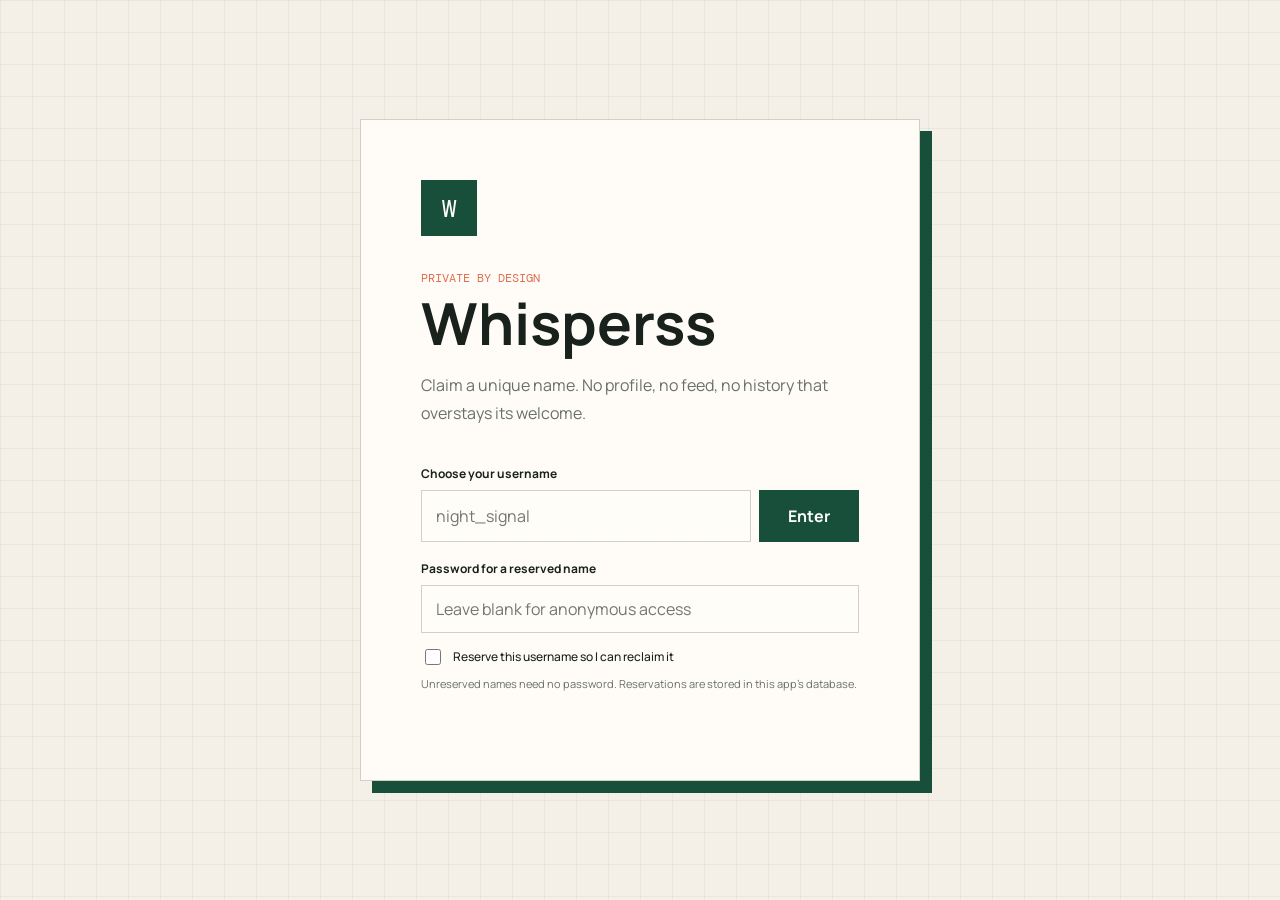
<file: static/index.html>
<!doctype html>
<html lang="en">
  <head>
    <meta charset="UTF-8" />
    <meta name="viewport" content="width=device-width, initial-scale=1.0" />
    <meta name="theme-color" content="#f4f0e8" />
    <meta name="mobile-web-app-capable" content="yes" />
    <meta name="apple-mobile-web-app-capable" content="yes" />
    <meta name="apple-mobile-web-app-status-bar-style" content="default" />
    <meta name="apple-mobile-web-app-title" content="Whisperss" />
    <title>Whisperss</title>
    <link rel="manifest" href="/static/manifest.webmanifest" />
    <link rel="icon" href="/static/icons/icon.svg" type="image/svg+xml" />
    <link rel="apple-touch-icon" sizes="180x180" href="/static/icons/apple-touch-icon.png" />
    <link rel="preconnect" href="https://fonts.googleapis.com" />
    <link rel="preconnect" href="https://fonts.gstatic.com" crossorigin />
    <link href="https://fonts.googleapis.com/css2?family=DM+Mono:wght@400;500&family=Manrope:wght@400;500;600;700&display=swap" rel="stylesheet" />
    <link rel="stylesheet" href="/static/styles.css" />
  </head>
  <body>
    <main id="login-view" class="login-view">
      <section class="login-panel">
        <div class="brand-mark" aria-hidden="true">W</div>
        <p class="eyebrow">Private by design</p>
        <h1>Whisperss</h1>
        <p class="login-copy">Claim a unique name. No profile, no feed, no history that overstays its welcome.</p>
        <form id="login-form">
          <label for="login-username">Choose your username</label>
          <div class="input-row">
            <input id="login-username" name="username" minlength="3" maxlength="24" pattern="[A-Za-z0-9_]+" autocomplete="username" placeholder="night_signal" required />
            <button type="submit">Enter</button>
          </div>
          <label class="password-label" for="login-password">Password for a reserved name</label>
          <input id="login-password" class="password-input" name="password" type="password" minlength="8" maxlength="128" autocomplete="current-password" placeholder="Leave blank for anonymous access" />
          <label class="check-label"><input id="reserve-new" name="reserve" type="checkbox" /> Reserve this username so I can reclaim it</label>
          <p class="field-note">Unreserved names need no password. Reservations are stored in this app's database.</p>
          <p id="login-error" class="form-error" role="alert"></p>
        </form>
      </section>
    </main>

    <main id="chat-view" class="chat-shell hidden">
      <aside class="sidebar">
        <header class="sidebar-header">
          <div class="brand-lockup"><span class="brand-mark small">W</span><strong>Whisperss</strong></div>
          <div class="header-actions">
            <button id="install-button" class="icon-button hidden" type="button" title="Install Whisperss" aria-label="Install Whisperss">
              <svg viewBox="0 0 24 24" aria-hidden="true"><path d="M12 3v12m0 0 5-5m-5 5-5-5M5 21h14"/></svg>
            </button>
            <button id="logout-button" class="icon-button" type="button" title="Leave session" aria-label="Leave session">
              <svg viewBox="0 0 24 24" aria-hidden="true"><path d="M10 17l5-5-5-5M15 12H3M15 3h4a2 2 0 012 2v14a2 2 0 01-2 2h-4"/></svg>
            </button>
          </div>
        </header>
        <div class="identity"><span class="status-dot"></span><span id="current-username"></span></div>
        <form id="reserve-form" class="reserve-form">
          <label for="reserve-password">Reserve this username</label>
          <div class="reserve-row">
            <input id="reserve-password" name="password" type="password" minlength="8" maxlength="128" autocomplete="new-password" placeholder="Create a password" required />
            <button type="submit">Reserve</button>
          </div>
          <p id="reserve-status" class="field-note"></p>
        </form>
        <form id="find-form" class="find-form">
          <label for="find-username">Start a conversation</label>
          <div class="search-box">
            <svg viewBox="0 0 24 24" aria-hidden="true"><circle cx="11" cy="11" r="7"/><path d="m20 20-3.5-3.5"/></svg>
            <input id="find-username" name="username" placeholder="Enter exact username" autocomplete="off" required />
          </div>
          <p id="find-error" class="form-error" role="alert"></p>
        </form>
        <div class="contacts-heading"><span>Saved names</span><span id="contact-count">0</span></div>
        <div id="contacts" class="contacts"></div>
        <p id="empty-contacts" class="empty-contacts">Names you save will stay here for quick access.</p>

        <div class="contacts-heading rooms-heading">
          <span>Rooms</span>
          <div class="room-actions">
            <button id="create-room-button" class="icon-button" type="button" title="Create room" aria-label="Create room">
              <svg viewBox="0 0 24 24" aria-hidden="true"><path d="M12 5v14M5 12h14"/></svg>
            </button>
            <button id="join-room-button" class="icon-button" type="button" title="Join room" aria-label="Join room by code">
              <svg viewBox="0 0 24 24" aria-hidden="true"><path d="M15 3h4a2 2 0 012 2v14a2 2 0 01-2 2h-4M10 17l5-5-5-5M15 12H3"/></svg>
            </button>
          </div>
        </div>
        <div id="rooms" class="contacts"></div>
        <p id="empty-rooms" class="empty-contacts hidden">Create or join a room to chat anonymously.</p>
      </aside>

      <section id="empty-chat" class="empty-chat">
        <div class="empty-symbol">···</div>
        <h2>Quiet until you begin.</h2>
        <p>Enter an exact username or choose a saved name.</p>
      </section>

      <section id="conversation" class="conversation hidden">
        <header class="conversation-header">
          <button id="back-button" class="icon-button back-button" type="button" aria-label="Back to contacts">
            <svg viewBox="0 0 24 24" aria-hidden="true"><path d="m15 18-6-6 6-6"/></svg>
          </button>
          <div class="avatar" id="chat-avatar"></div>
          <div class="conversation-name"><strong id="chat-username"></strong><span>ephemeral conversation</span></div>
          <button id="save-button" class="tool-button" type="button" title="Save username">
            <svg viewBox="0 0 24 24" aria-hidden="true"><path d="M19 21l-7-5-7 5V5a2 2 0 012-2h10a2 2 0 012 2z"/></svg>
            <span>Save</span>
          </button>
          <button id="block-button" class="tool-button" type="button" title="Block user">
            <svg viewBox="0 0 24 24" aria-hidden="true"><circle cx="12" cy="12" r="9"/><path d="M6 18L18 6"/></svg>
            <span>Block</span>
          </button>
          <button id="report-button" class="tool-button" type="button" title="Report user">
            <svg viewBox="0 0 24 24" aria-hidden="true"><path d="M10.29 3.86L1.82 18a2 2 0 001.71 3h16.94a2 2 0 001.71-3L13.71 3.86a2 2 0 00-3.42 0zM12 9v4M12 17h.01"/></svg>
            <span>Report</span>
          </button>
          <label class="expiry-control" title="Message lifetime">
            <svg viewBox="0 0 24 24" aria-hidden="true"><circle cx="12" cy="12" r="9"/><path d="M12 7v5l3 2"/></svg>
            <select id="expiry-select" aria-label="Message lifetime">
              <option value="1">1 hour</option>
              <option value="6">6 hours</option>
              <option value="24">1 day</option>
              <option value="72">3 days</option>
              <option value="168">7 days</option>
              <option value="720">30 days</option>
            </select>
          </label>
        </header>
        <div id="messages" class="messages" aria-live="polite"></div>
        <div id="blocked-notice" class="blocked-notice hidden">You have blocked this user. <button id="unblock-inline" type="button">Unblock</button></div>
        <form id="message-form" class="composer">
          <textarea id="message-input" rows="1" maxlength="2000" placeholder="Write a message" aria-label="Message" required></textarea>
          <button class="send-button" type="submit" title="Send message" aria-label="Send message">
            <svg viewBox="0 0 24 24" aria-hidden="true"><path d="m22 2-7 20-4-9-9-4zM22 2 11 13"/></svg>
          </button>
        </form>
      </section>
    </main>
    <div id="toast" class="toast" role="status"></div>

    <!-- Report dialog -->
    <dialog id="report-dialog" class="modal-dialog">
      <form id="report-form" method="dialog">
        <h3>Report user</h3>
        <label for="report-reason">Reason</label>
        <select id="report-reason" name="reason" required>
          <option value="">Select a reason…</option>
          <option value="spam">Spam</option>
          <option value="harassment">Harassment</option>
          <option value="abuse">Abuse</option>
          <option value="impersonation">Impersonation</option>
          <option value="other">Other</option>
        </select>
        <label for="report-details">Details (optional)</label>
        <textarea id="report-details" name="details" rows="3" maxlength="1000" placeholder="Describe what happened…"></textarea>
        <div class="modal-actions">
          <button type="submit" value="submit">Submit report</button>
          <button type="button" id="report-cancel">Cancel</button>
        </div>
      </form>
    </dialog>

    <!-- Create room dialog -->
    <dialog id="create-room-dialog" class="modal-dialog">
      <form id="create-room-form" method="dialog">
        <h3>Create a room</h3>
        <label for="room-name">Room name</label>
        <input id="room-name" name="display_name" maxlength="60" placeholder="e.g. Friday standup" required />
        <label for="room-expires">Room expires in</label>
        <select id="room-expires" name="expires_in_hours">
          <option value="">Never</option>
          <option value="1">1 hour</option>
          <option value="24">24 hours</option>
          <option value="168">7 days</option>
        </select>
        <label for="room-msg-lifetime">Message lifetime</label>
        <select id="room-msg-lifetime" name="default_message_lifetime_hours">
          <option value="1">1 hour</option>
          <option value="24" selected>24 hours</option>
          <option value="168">7 days</option>
        </select>
        <div class="modal-actions">
          <button type="submit" value="submit">Create</button>
          <button type="button" id="create-room-cancel">Cancel</button>
        </div>
      </form>
    </dialog>

    <!-- Join room dialog -->
    <dialog id="join-room-dialog" class="modal-dialog">
      <form id="join-room-form" method="dialog">
        <h3>Join a room</h3>
        <label for="join-room-code">Room code</label>
        <input id="join-room-code" name="room_code" maxlength="20" placeholder="e.g. AB3XY7" autocomplete="off" required />
        <p id="join-room-error" class="form-error" role="alert"></p>
        <div class="modal-actions">
          <button type="submit" value="submit">Join</button>
          <button type="button" id="join-room-cancel">Cancel</button>
        </div>
      </form>
    </dialog>
    <script src="/static/app.js" defer></script>
  </body>
</html>
</file>
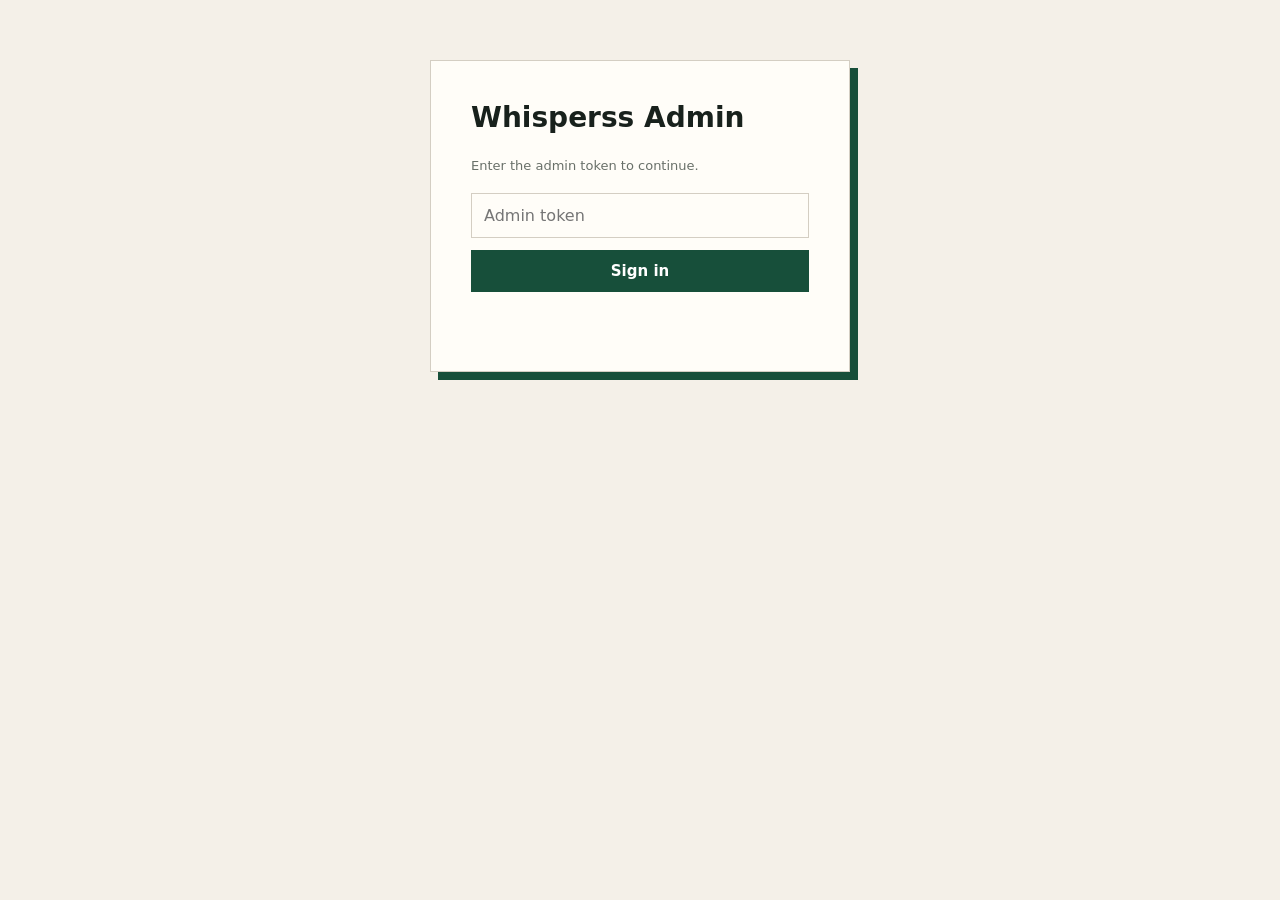
<file: static/admin.html>
<!doctype html>
<html lang="en">
  <head>
    <meta charset="UTF-8" />
    <meta name="viewport" content="width=device-width, initial-scale=1.0" />
    <title>Whisperss Admin</title>
    <style>
      :root { --paper:#f4f0e8; --ink:#18211c; --muted:#697069; --line:#d4cec3; --green:#174f3a; --green-soft:#d6e4da; --coral:#e06d4f; --white:#fffdf8; }
      * { box-sizing: border-box; }
      body { margin: 0; font-family: system-ui, sans-serif; background: var(--paper); color: var(--ink); }
      h1,h2,h3 { font-family: system-ui, sans-serif; }
      button, input, select { font: inherit; cursor: pointer; }
      .hidden { display: none !important; }

      #auth-panel { max-width: 420px; margin: 60px auto; padding: 40px; border: 1px solid var(--line); background: var(--white); box-shadow: 8px 8px 0 var(--green); }
      #auth-panel h1 { margin: 0 0 24px; font-size: 28px; }
      #auth-panel input { width: 100%; padding: 12px; border: 1px solid var(--line); background: var(--white); margin-bottom: 12px; }
      #auth-panel button { width: 100%; padding: 12px; border: 0; background: var(--green); color: white; font-weight: 700; font-size: 15px; }
      #auth-error { color: #a43528; font-size: 13px; min-height: 18px; margin-top: 8px; }

      #admin-panel { max-width: 900px; margin: 0 auto; padding: 32px 24px; }
      #admin-panel h1 { margin: 0 0 32px; }

      .tabs { display: flex; gap: 0; border-bottom: 2px solid var(--line); margin-bottom: 28px; }
      .tab-btn { padding: 10px 22px; border: 0; border-bottom: 2px solid transparent; background: transparent; color: var(--muted); font-weight: 600; margin-bottom: -2px; }
      .tab-btn.active { border-bottom-color: var(--coral); color: var(--ink); }

      table { width: 100%; border-collapse: collapse; font-size: 13px; }
      th { text-align: left; padding: 8px 12px; border-bottom: 2px solid var(--line); font-size: 11px; text-transform: uppercase; color: var(--muted); }
      td { padding: 10px 12px; border-bottom: 1px solid var(--line); vertical-align: top; word-break: break-all; }
      tr:hover td { background: var(--paper); }

      .badge { display: inline-block; padding: 2px 8px; border-radius: 10px; font-size: 11px; font-weight: 700; }
      .badge-open { background: #fce8e3; color: #a43528; }
      .badge-reviewed { background: var(--green-soft); color: var(--green); }
      .badge-dismissed { background: var(--paper); color: var(--muted); }
      .badge-disabled { background: #fce8e3; color: #a43528; }
      .badge-active { background: var(--green-soft); color: var(--green); }

      .action-btn { padding: 4px 10px; border: 1px solid var(--line); background: transparent; font-size: 12px; }
      .action-btn:hover { background: var(--paper); }
      .action-btn.danger { border-color: var(--coral); color: var(--coral); }

      select.status-select { padding: 4px 8px; border: 1px solid var(--line); background: var(--white); font-size: 12px; }

      #toast { position: fixed; bottom: 20px; right: 20px; padding: 12px 16px; background: var(--ink); color: white; border-left: 4px solid var(--coral); transform: translateY(100px); opacity: 0; transition: transform .2s, opacity .2s; }
      #toast.visible { transform: translateY(0); opacity: 1; }
    </style>
  </head>
  <body>
    <div id="auth-panel">
      <h1>Whisperss Admin</h1>
      <p style="color:var(--muted);font-size:13px;margin:0 0 20px;">Enter the admin token to continue.</p>
      <input id="token-input" type="password" placeholder="Admin token" autocomplete="off" />
      <button id="auth-submit">Sign in</button>
      <p id="auth-error"></p>
    </div>

    <div id="admin-panel" class="hidden">
      <h1>Whisperss Admin</h1>
      <div class="tabs">
        <button class="tab-btn active" data-tab="reports">Reports</button>
        <button class="tab-btn" data-tab="users">Users</button>
      </div>

      <div id="tab-reports">
        <table id="reports-table">
          <thead><tr><th>#</th><th>Reporter</th><th>Reported</th><th>Reason</th><th>Details</th><th>Date</th><th>Status</th><th>Action</th></tr></thead>
          <tbody></tbody>
        </table>
        <p id="no-reports" class="hidden" style="color:var(--muted);font-size:13px;">No reports yet.</p>
      </div>

      <div id="tab-users" class="hidden">
        <table id="users-table">
          <thead><tr><th>Username</th><th>Created</th><th>Status</th><th>Action</th></tr></thead>
          <tbody></tbody>
        </table>
      </div>
    </div>

    <div id="toast"></div>

    <script>
      let adminToken = "";

      function showToast(msg) {
        const t = document.getElementById("toast");
        t.textContent = msg;
        t.classList.add("visible");
        setTimeout(() => t.classList.remove("visible"), 3000);
      }

      async function adminFetch(path, options = {}) {
        const resp = await fetch(path, {
          ...options,
          headers: { "Authorization": `Bearer ${adminToken}`, "Content-Type": "application/json", ...options.headers },
        });
        const data = resp.status === 204 ? null : await resp.json();
        if (!resp.ok) throw new Error(data?.detail || `HTTP ${resp.status}`);
        return data;
      }

      document.getElementById("auth-submit").addEventListener("click", async () => {
        adminToken = document.getElementById("token-input").value.trim();
        try {
          await adminFetch("/api/admin/reports");
          document.getElementById("auth-panel").classList.add("hidden");
          document.getElementById("admin-panel").classList.remove("hidden");
          loadReports();
          loadUsers();
        } catch (e) {
          document.getElementById("auth-error").textContent = e.message;
          adminToken = "";
        }
      });

      document.getElementById("token-input").addEventListener("keydown", (e) => {
        if (e.key === "Enter") document.getElementById("auth-submit").click();
      });

      // Tab switching
      document.querySelectorAll(".tab-btn").forEach((btn) => {
        btn.addEventListener("click", () => {
          document.querySelectorAll(".tab-btn").forEach((b) => b.classList.remove("active"));
          btn.classList.add("active");
          document.getElementById("tab-reports").classList.toggle("hidden", btn.dataset.tab !== "reports");
          document.getElementById("tab-users").classList.toggle("hidden", btn.dataset.tab !== "users");
        });
      });

      async function loadReports() {
        const reports = await adminFetch("/api/admin/reports");
        const tbody = document.querySelector("#reports-table tbody");
        tbody.innerHTML = "";
        document.getElementById("no-reports").classList.toggle("hidden", reports.length > 0);
        for (const r of reports) {
          const tr = document.createElement("tr");
          tr.innerHTML = `
            <td>${r.id}</td>
            <td>${r.reporter_username}</td>
            <td>${r.reported_username}</td>
            <td>${r.reason}</td>
            <td style="max-width:200px">${r.details || "—"}</td>
            <td style="white-space:nowrap">${new Date(r.created_at).toLocaleDateString()}</td>
            <td><span class="badge badge-${r.status}">${r.status}</span></td>
            <td>
              <select class="status-select" data-id="${r.id}">
                <option value="open" ${r.status === "open" ? "selected" : ""}>open</option>
                <option value="reviewed" ${r.status === "reviewed" ? "selected" : ""}>reviewed</option>
                <option value="dismissed" ${r.status === "dismissed" ? "selected" : ""}>dismissed</option>
              </select>
              <button class="action-btn save-status" data-id="${r.id}" style="margin-left:6px">Save</button>
            </td>`;
          tbody.append(tr);
        }
        tbody.querySelectorAll(".save-status").forEach((btn) => {
          btn.addEventListener("click", async () => {
            const id = btn.dataset.id;
            const status = tbody.querySelector(`.status-select[data-id="${id}"]`).value;
            await adminFetch(`/api/admin/reports/${id}/status`, { method: "POST", body: JSON.stringify({ status }) });
            showToast("Status updated");
            loadReports();
          });
        });
      }

      async function loadUsers() {
        const users = await adminFetch("/api/admin/users");
        const tbody = document.querySelector("#users-table tbody");
        tbody.innerHTML = "";
        for (const u of users) {
          const tr = document.createElement("tr");
          tr.innerHTML = `
            <td><strong>${u.username}</strong></td>
            <td>${new Date(u.created_at).toLocaleDateString()}</td>
            <td><span class="badge ${u.disabled ? "badge-disabled" : "badge-active"}">${u.disabled ? "disabled" : "active"}</span></td>
            <td>
              <button class="action-btn ${u.disabled ? "" : "danger"} toggle-user" data-username="${u.username}" data-disabled="${u.disabled}">
                ${u.disabled ? "Enable" : "Disable"}
              </button>
            </td>`;
          tbody.append(tr);
        }
        tbody.querySelectorAll(".toggle-user").forEach((btn) => {
          btn.addEventListener("click", async () => {
            const { username, disabled } = btn.dataset;
            const action = disabled === "true" ? "enable" : "disable";
            await adminFetch(`/api/admin/users/${username}/${action}`, { method: "POST" });
            showToast(`User ${username} ${action}d`);
            loadUsers();
          });
        });
      }
    </script>
  </body>
</html>
</file>
<file: static/styles.css>
:root {
  --paper: #f4f0e8;
  --paper-deep: #e8e0d3;
  --ink: #18211c;
  --muted: #697069;
  --line: #d4cec3;
  --green: #174f3a;
  --green-soft: #d6e4da;
  --coral: #e06d4f;
  --white: #fffdf8;
}

* { box-sizing: border-box; }
body { margin: 0; color: var(--ink); background-color: var(--paper); font-family: "Manrope", sans-serif; }
button, input, textarea, select { font: inherit; }
button { cursor: pointer; }
.hidden { display: none !important; }
svg { width: 20px; fill: none; stroke: currentColor; stroke-linecap: round; stroke-linejoin: round; stroke-width: 1.8; }

.login-view { min-height: 100vh; display: grid; place-items: center; padding: 24px; background-image: linear-gradient(rgba(23,79,58,.055) 1px, transparent 1px), linear-gradient(90deg, rgba(23,79,58,.055) 1px, transparent 1px); background-size: 32px 32px; }
.login-panel { width: min(560px, 100%); padding: 60px; border: 1px solid var(--line); background: rgba(255,253,248,.96); box-shadow: 12px 12px 0 var(--green); }
.brand-mark { width: 56px; height: 56px; display: grid; place-items: center; border: 1px solid var(--green); background: var(--green); color: var(--white); font-family: "DM Mono", monospace; font-size: 24px; }
.brand-mark.small { width: 34px; height: 34px; font-size: 15px; }
.eyebrow { margin: 34px 0 8px; color: var(--coral); font-family: "DM Mono", monospace; font-size: 12px; text-transform: uppercase; }
h1 { margin: 0; font-size: 58px; line-height: 1; letter-spacing: 0; }
.login-copy { max-width: 420px; margin: 20px 0 38px; color: var(--muted); line-height: 1.7; }
label { display: block; margin-bottom: 8px; font-size: 12px; font-weight: 700; }
.input-row { display: flex; gap: 8px; }
input, textarea, select { min-width: 0; border: 1px solid var(--line); border-radius: 0; outline: none; background: var(--white); color: var(--ink); }
input:focus, textarea:focus, select:focus { border-color: var(--green); box-shadow: 0 0 0 2px var(--green-soft); }
.input-row input { flex: 1; padding: 14px; }
.input-row button { min-width: 100px; border: 0; background: var(--green); color: white; font-weight: 700; }
.password-label { margin-top: 18px; }
.password-input { width: 100%; padding: 12px 14px; }
.check-label { display: flex; align-items: center; gap: 9px; margin-top: 13px; font-weight: 500; cursor: pointer; }
.check-label input { width: 16px; height: 16px; accent-color: var(--green); }
.field-note, .form-error { min-height: 18px; margin: 8px 0 0; font-size: 11px; color: var(--muted); }
.form-error { color: #a43528; }

.chat-shell { height: 100vh; display: grid; grid-template-columns: 330px minmax(0, 1fr); overflow: hidden; }
.sidebar { display: flex; min-height: 0; flex-direction: column; border-right: 1px solid var(--line); background: var(--white); }
.sidebar-header, .conversation-header { min-height: 76px; display: flex; align-items: center; gap: 14px; padding: 16px 20px; border-bottom: 1px solid var(--line); }
.sidebar-header { justify-content: space-between; }
.brand-lockup { display: flex; align-items: center; gap: 11px; }
.header-actions { display: flex; align-items: center; }
.icon-button { width: 38px; height: 38px; display: grid; place-items: center; border: 0; background: transparent; color: var(--muted); }
.icon-button:hover { background: var(--paper); color: var(--ink); }
.identity { margin: 22px 20px 24px; font-family: "DM Mono", monospace; font-size: 12px; }
.reserve-form { margin: -8px 20px 24px; padding: 14px; border: 1px solid var(--line); background: var(--paper); }
.reserve-row { display: grid; grid-template-columns: minmax(0, 1fr) auto; }
.reserve-row input { padding: 9px; }
.reserve-row button { border: 0; background: var(--green); color: white; font-size: 11px; font-weight: 700; }
.status-dot { width: 7px; height: 7px; display: inline-block; margin-right: 8px; border-radius: 50%; background: #38a169; }
.find-form { padding: 0 20px; }
.search-box { position: relative; }
.search-box svg { position: absolute; left: 12px; top: 12px; width: 17px; color: var(--muted); }
.search-box input { width: 100%; padding: 11px 12px 11px 39px; }
.contacts-heading { display: flex; justify-content: space-between; margin: 28px 20px 10px; color: var(--muted); font-family: "DM Mono", monospace; font-size: 11px; text-transform: uppercase; }
.contacts { overflow-y: auto; }
.contact { width: 100%; display: grid; grid-template-columns: 38px 1fr auto; align-items: center; gap: 11px; padding: 12px 20px; border: 0; border-left: 3px solid transparent; background: transparent; color: var(--ink); text-align: left; }
.contact:hover, .contact.active { border-left-color: var(--coral); background: var(--paper); }
.contact-avatar, .avatar { display: grid; place-items: center; background: var(--green-soft); color: var(--green); font-family: "DM Mono", monospace; text-transform: uppercase; }
.contact-avatar { width: 38px; height: 38px; }
.avatar { width: 42px; height: 42px; }
.unread { min-width: 20px; height: 20px; padding: 2px 6px; border-radius: 10px; background: var(--coral); color: white; font-size: 11px; text-align: center; }
.empty-contacts { margin: 22px 20px; color: var(--muted); font-size: 12px; line-height: 1.6; }
.empty-chat { display: grid; place-content: center; justify-items: center; padding: 30px; background-image: linear-gradient(rgba(23,79,58,.045) 1px, transparent 1px), linear-gradient(90deg, rgba(23,79,58,.045) 1px, transparent 1px); background-size: 32px 32px; text-align: center; }
.empty-symbol { width: 90px; height: 90px; display: grid; place-items: center; border: 1px solid var(--green); color: var(--green); font-family: "DM Mono", monospace; font-size: 28px; }
.empty-chat h2 { margin: 24px 0 6px; font-size: 26px; }
.empty-chat p { color: var(--muted); }

.conversation { min-width: 0; display: grid; grid-template-rows: auto minmax(0, 1fr) auto; background: var(--paper); }
.conversation-header { background: rgba(255,253,248,.92); }
.conversation-name { flex: 1; min-width: 0; }
.conversation-name strong, .conversation-name span { display: block; overflow: hidden; text-overflow: ellipsis; white-space: nowrap; }
.conversation-name span { margin-top: 3px; color: var(--muted); font-size: 11px; }
.tool-button { display: flex; align-items: center; gap: 6px; padding: 8px 10px; border: 1px solid var(--line); background: transparent; color: var(--ink); }
.tool-button.saved { border-color: var(--green); background: var(--green-soft); color: var(--green); }
.expiry-control { display: flex; align-items: center; gap: 6px; margin: 0; }
.expiry-control select { padding: 8px; }
.back-button { display: none; }
.messages { overflow-y: auto; padding: 28px clamp(18px, 5vw, 72px); }
.message { max-width: min(580px, 76%); margin: 0 0 18px; }
.message.mine { margin-left: auto; }
.bubble { padding: 12px 15px; border: 1px solid var(--line); background: var(--white); line-height: 1.5; overflow-wrap: anywhere; }
.mine .bubble { border-color: var(--green); background: var(--green); color: white; }
.message-meta { display: flex; justify-content: space-between; gap: 16px; margin-top: 5px; color: var(--muted); font-family: "DM Mono", monospace; font-size: 9px; }
.composer { display: grid; grid-template-columns: minmax(0, 1fr) 48px; gap: 8px; padding: 16px clamp(18px, 5vw, 72px) 22px; border-top: 1px solid var(--line); background: var(--white); }
.composer textarea { max-height: 130px; resize: none; padding: 13px; }
.send-button { display: grid; place-items: center; border: 0; background: var(--coral); color: white; }
.toast { position: fixed; z-index: 10; right: 22px; bottom: 22px; max-width: min(360px, calc(100vw - 44px)); padding: 13px 16px; transform: translateY(120px); border-left: 4px solid var(--coral); background: var(--ink); color: white; opacity: 0; transition: transform .22s ease, opacity .22s ease; }
.toast.visible { transform: translateY(0); opacity: 1; }

@media (max-width: 720px) {
  .login-panel { padding: 34px 24px; box-shadow: 7px 7px 0 var(--green); }
  h1 { font-size: 46px; }
  .input-row { flex-direction: column; }
  .input-row button { min-height: 48px; }
  .chat-shell { grid-template-columns: 1fr; }
  .chat-shell:not(.chat-open) .conversation { display: none; }
  .chat-shell.chat-open .sidebar { display: none; }
  .chat-shell.chat-open .conversation { display: grid; }
  .empty-chat { display: none; }
  .conversation { height: 100vh; }
  .back-button { display: grid; }
  .conversation-header { gap: 7px; padding: 10px; }
  .tool-button span { display: none; }
  .tool-button { padding: 8px; }
  .expiry-control svg { display: none; }
  .expiry-control select { width: 82px; font-size: 11px; }
  .messages { padding: 20px 14px; }
  .message { max-width: 88%; }
  .composer { padding: 10px; }
}

/* ── Rooms ── */
.rooms-heading { margin-top: 18px; }
.room-actions { display: flex; gap: 2px; }
.room-item { grid-template-columns: 38px 1fr; }
.room-avatar { background: var(--paper-deep); color: var(--muted); font-size: 16px; font-weight: 700; }
.room-meta { display: flex; flex-direction: column; align-items: flex-start; min-width: 0; }
.room-alias { font-size: 10px; color: var(--muted); font-family: "DM Mono", monospace; overflow: hidden; text-overflow: ellipsis; white-space: nowrap; max-width: 180px; }

/* ── Block button ── */
.tool-button.blocked { border-color: var(--coral); background: #fce8e3; color: var(--coral); }

/* ── Blocked notice ── */
.blocked-notice { padding: 10px 24px; background: #fce8e3; color: #a43528; font-size: 12px; border-top: 1px solid var(--coral); display: flex; align-items: center; gap: 12px; }
.blocked-notice button { border: 1px solid var(--coral); background: transparent; color: var(--coral); padding: 4px 10px; font-size: 11px; }

/* ── Modal dialogs ── */
.modal-dialog { border: 1px solid var(--line); background: var(--white); box-shadow: 8px 8px 0 var(--green); padding: 32px; min-width: min(360px, calc(100vw - 32px)); }
.modal-dialog::backdrop { background: rgba(24,33,28,.45); }
.modal-dialog h3 { margin: 0 0 22px; font-size: 18px; }
.modal-dialog label { display: block; margin: 14px 0 6px; font-size: 12px; font-weight: 700; }
.modal-dialog input, .modal-dialog select, .modal-dialog textarea { width: 100%; padding: 10px 12px; border: 1px solid var(--line); background: var(--white); color: var(--ink); }
.modal-dialog textarea { resize: vertical; min-height: 72px; }
.modal-actions { display: flex; gap: 10px; margin-top: 22px; justify-content: flex-end; }
.modal-actions button[type="submit"] { border: 0; background: var(--green); color: white; font-weight: 700; padding: 10px 22px; }
.modal-actions button[type="button"] { border: 1px solid var(--line); background: transparent; padding: 10px 18px; }
</file>
